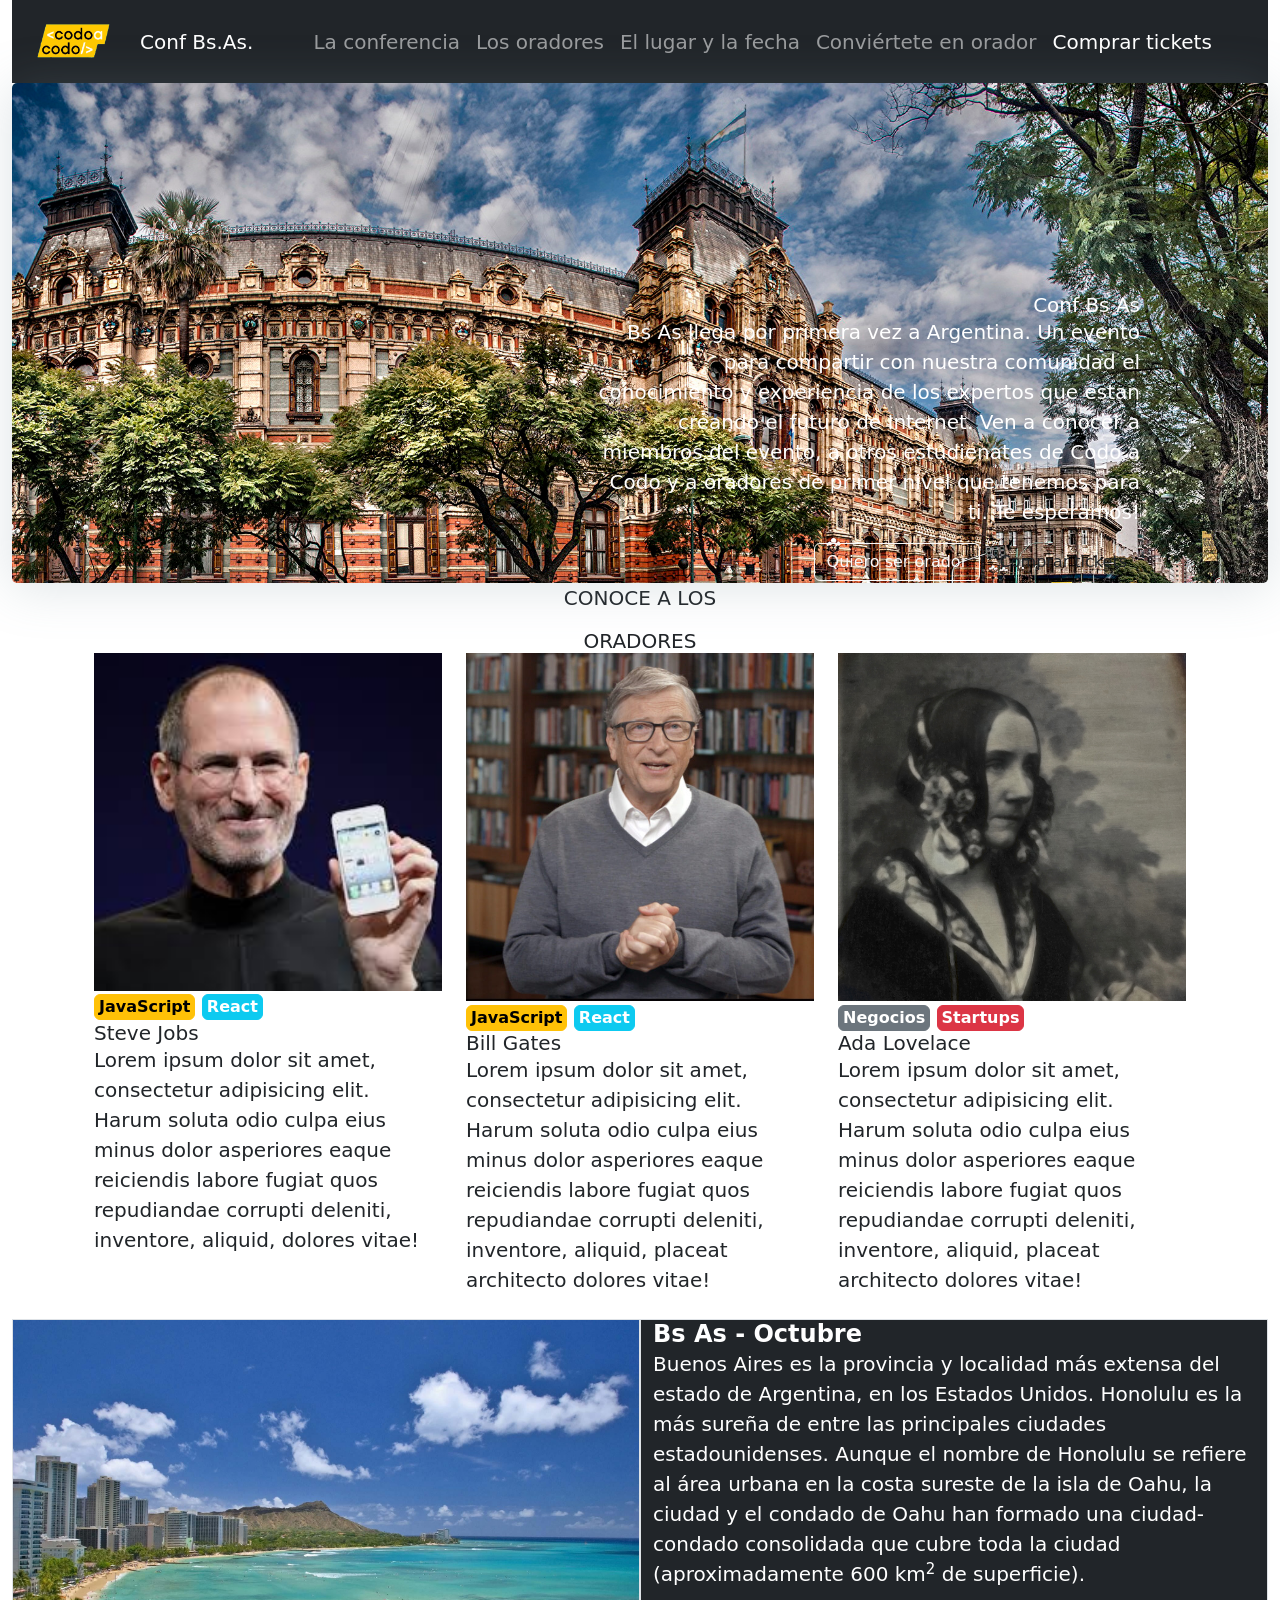
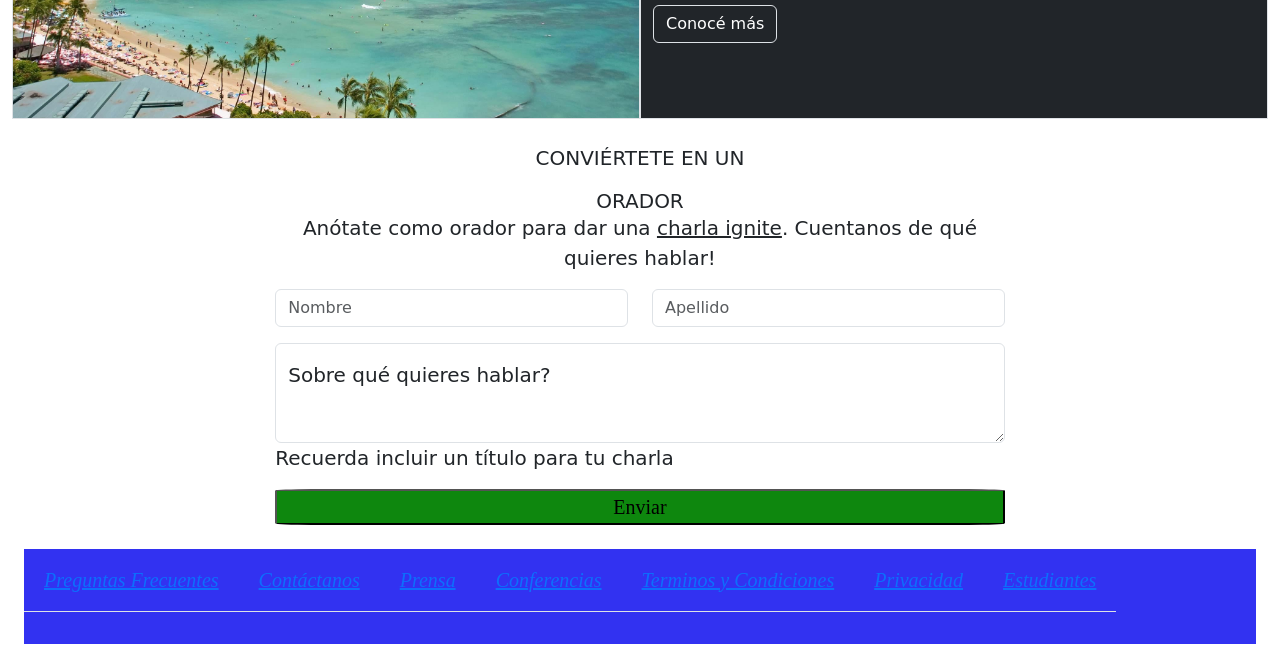
<file: index.html>
<!DOCTYPE html>
<html lang="en">

<head>
    <meta charset="UTF-8">
    <meta name="viewport" content="width=device-width, initial-scale=1.0">
    <title>Codo a Codo Final Front</title>
    <link href="https://cdn.jsdelivr.net/npm/bootstrap@5.3.2/dist/css/bootstrap.min.css" rel="stylesheet"
        integrity="sha384-T3c6CoIi6uLrA9TneNEoa7RxnatzjcDSCmG1MXxSR1GAsXEV/Dwwykc2MPK8M2HN" crossorigin="anonymous">
    <link rel="stylesheet" href="sytle.css">

</head>

<body>

    <body class="container-fluid">
        <nav class="navbar navbar-expand-lg navbar-dark bg-dark">
            <div class="container-fluid">
                <a class="navbar-brand" href="#"><img src="Imagenes/codoacodo.png" alt="" width="100px" /></a>
                <a class="navbar-brand" href="#">Conf Bs.As.</a>
                <button class="navbar-toggler" type="button" data-bs-toggle="collapse"
                    data-bs-target="#navbarNavAltMarkup" aria-controls="navbarNavAltMarkup" aria-expanded="false"
                    aria-label="Toggle navigation">
                    <span class="navbar-toggler-icon"></span>
                </button>
                <div class="collapse navbar-collapse justify-content-center" id="navbarNavAltMarkup">
                    <div class="navbar-nav">
                        
                        <a class="nav-link ">La conferencia</a>
                        <a class="nav-link ">Los oradores</a>
                        <a class="nav-link ">El lugar y la fecha</a>
                        <a class="nav-link ">Conviértete en orador</a>
                        <a class="nav-link active" href="tickets.html" target="_blank">Comprar tickets</a>
                                            
                </div>
            </div>
        </nav>

        <div id="carouselExampleAutoplaying" class="carousel slide" data-bs-ride="carousel">
            <div class="carousel-inner">
                <div class="carousel-item active">
                    <img src="Imagenes/ba1.jpg" class="d-block w-100" alt="Edificio Aguas Argentinas">
                    <div class="container-lg"></div>
                    <div class="bg-dark text-white text-end" id="imagen_texto">
                        <div class="container position-absolute top-50 translate-middle-y">
                            <h5 class="card-title">Conf Bs As</h5>
                            <div class="row">
                                <div class="col-6"></div>
                                <div class="col">
                                    <p>Bs As llega por primera vez a Argentina. Un evento para compartir con nuestra
                                        comunidad el conocimiento y experiencia de los expertos que estan creando el
                                        futuro de Internet. Ven a conocer a miembros del evento, a otros estudienates de
                                        Codo a Codo y a oradores de primer nivel que tenemos para ti. Te esperamos!</p>
                                </div>
                            </div>
                            <div class="d-grid gap-2 d-md-block">
                                <button type="button" class="btn btn-outline-light ">Quiero ser orador</button>
                                <a href=""><button type="button" class="btn btn-succes" id="comprar" href="">Comprar
                                        tickets</button></a>
                            </div>
                        </div>
                    </div>
                </div>
                <div class="carousel-item">
                    <img src="Imagenes/ba2.jpg" class="d-block w-100" alt="Don Diego">
                </div>
                <div class="carousel-item">
                    <img src="Imagenes/ba3.jpg" class="d-block w-100" alt="Vista aerea obelisco">

                </div>
            </div>



        </div>
        <button class="carousel-control-prev" type="button" data-bs-target="#carouselExampleAutoplaying"
            data-bs-slide="prev">
            <span class="carousel-control-prev-icon" aria-hidden="true"></span>
            <span class="visually-hidden">Previous</span>
        </button>
        <button class="carousel-control-next" type="button" data-bs-target="#carouselExampleAutoplaying"
            data-bs-slide="next">
            <span class="carousel-control-next-icon" aria-hidden="true"></span>
            <span class="visually-hidden">Next</span>
        </button>
        </div>
        <div class="container-md">
            <div class="card-body">
                <p class="card-text text-center">CONOCE A LOS</p>
                <h5 class="card-title text-center" id="oradores">ORADORES</h5>
                <div class="container">
                    <div class="row">

                        <div class="col">
                            <img src="Imagenes/steve.jpg" class="card-img-top" alt="steve jobs">
                            <div class="card-body">
                                <button type="button" class="btn btn-warning px-1 py-0 fw-bold">JavaScript</button>
                                <button type="button" class="btn btn-info text-white px-1 py-0 fw-bold">React</button>
                                <h5 class="card-title">Steve Jobs</h5>
                                <p class="card-text">Lorem ipsum dolor sit amet, consectetur adipisicing elit. Harum
                                    soluta odio culpa eius minus dolor asperiores eaque reiciendis labore fugiat quos
                                    repudiandae corrupti deleniti, inventore, aliquid, dolores vitae!
                                </p>
                            </div>
                        </div>

                        <div class="col">
                            <img src="Imagenes/bill.jpg" class="card-img-top" alt="bill gates">
                            <div class="card-body">
                                <button type="button" class="btn btn-warning px-1 py-0 fw-bold">JavaScript</button>
                                <button type="button" class="btn btn-info text-white px-1 py-0 fw-bold">React</button>
                                <h5 class="card-title">Bill Gates</h5>
                                <p class="card-text">Lorem ipsum dolor sit amet, consectetur adipisicing elit. Harum
                                    soluta odio culpa eius minus dolor asperiores eaque reiciendis labore fugiat quos
                                    repudiandae corrupti deleniti, inventore, aliquid, placeat architecto dolores vitae!
                                </p>
                            </div>
                        </div>

                        <div class="col">
                            <img src="Imagenes/ada.jpeg" class="card-img-top" alt="ada">
                            <div class="card-body">
                                <button type="button" class="btn btn-secondary px-1 py-0 fw-bold">Negocios</button>
                                <button type="button" class="btn btn-danger px-1 py-0 fw-bold">Startups</button>
                                <h5 class="card-title">Ada Lovelace</h5>
                                <p class="card-text">Lorem ipsum dolor sit amet, consectetur adipisicing elit. Harum
                                    soluta odio culpa eius minus dolor asperiores eaque reiciendis labore fugiat quos
                                    repudiandae corrupti deleniti, inventore, aliquid, placeat architecto dolores vitae!
                                </p>
                            </div>
                        </div>
                    </div>
                </div>
            </div>
        </div>
        <div class="container-fluid mt-4">
            <div class="row ">
                <img src="Imagenes/honolulu.jpg" class=" img-fluid col-sm-12 col-md-6 mx-0 px-0 border">
                <div class="col-sm-12 col-md-6 bg-dark border">
                    <div class="card-body text-white">
                        <h4 class=" fw-bold card-title ">Bs As - Octubre</h4>
                        <p class="card-text">Buenos Aires es la provincia y localidad más extensa del estado de
                            Argentina, en los Estados Unidos. Honolulu es la más sureña de entre las principales
                            ciudades estadounidenses. Aunque el nombre de Honolulu se refiere al área urbana en la costa
                            sureste de la isla de Oahu, la ciudad y el condado de Oahu han formado una ciudad-condado
                            consolidada que cubre toda la ciudad (aproximadamente 600 km<sup>2</sup> de superficie).</p>
                        <a href="#" class="btn text-white border">Conocé más</a>
                    </div>
                </div>
            </div>
        </div>


        <Form>
            <div class="container mt-4" style="width: 60%">
                <p class="card-text text-center">CONVIÉRTETE EN UN</p>
                <h5 class="card-title text-center">ORADOR</h5>
                <p class="card-text text-center">Anótate como orador para dar una <u class="subrayado">charla
                        ignite</u>. Cuentanos de qué quieres hablar!</p>

                <div class="row">
                    <div class="col">
                        <input type="text" class="form-control" placeholder="Nombre" aria-label="First name">
                    </div>
                    <div class="col">
                        <input type="text" class="form-control" placeholder="Apellido" aria-label="Last name">
                    </div>
                </div>
                <div class="form-floating mt-3">
                    <textarea class="form-control" placeholder="Leave a comment here" id="floatingTextarea2"
                        style="height: 100px"></textarea>
                    <label for="floatingTextarea2">Sobre qué quieres hablar?</label>
                    <p>Recuerda incluir un título para tu charla</p>
                </div>
                <div class="d-grid">
                    <button id="formButton">Enviar</button>
                </div>
            </div>
        </Form>
        <div class="container-fluid mt-2">
            <footer class="py-3 my-4">
                <ul class="nav justify-content-center border-bottom pb-3 mb-3">
                    <li class="nav-item"><a href="#" class="">Preguntas Frecuentes</a>
                    </li>
                    <li class="nav-item"><a href="#" class="">Contáctanos</a></li>
                    <li class="nav-item"><a href="#" class="">Prensa</a></li>
                    <li class="nav-item"><a href="#" class="">Conferencias</a></li>
                    <li class="nav-item"><a href="#" class="">Terminos y
                            Condiciones</a>
                    </li>
                    <li class="nav-item"><a href="#" class="">Privacidad</a></li>
                    <li class="nav-item"><a href="#" class="">Estudiantes</a></li>
                </ul>
            </footer>
        </div>

        <script src="https://cdn.jsdelivr.net/npm/bootstrap@5.3.2/dist/js/bootstrap.bundle.min.js"
            integrity="sha384-C6RzsynM9kWDrMNeT87bh95OGNyZPhcTNXj1NW7RuBCsyN/o0jlpcV8Qyq46cDfL"
            crossorigin="anonymous"></script>
    </body>

</html>
</file>
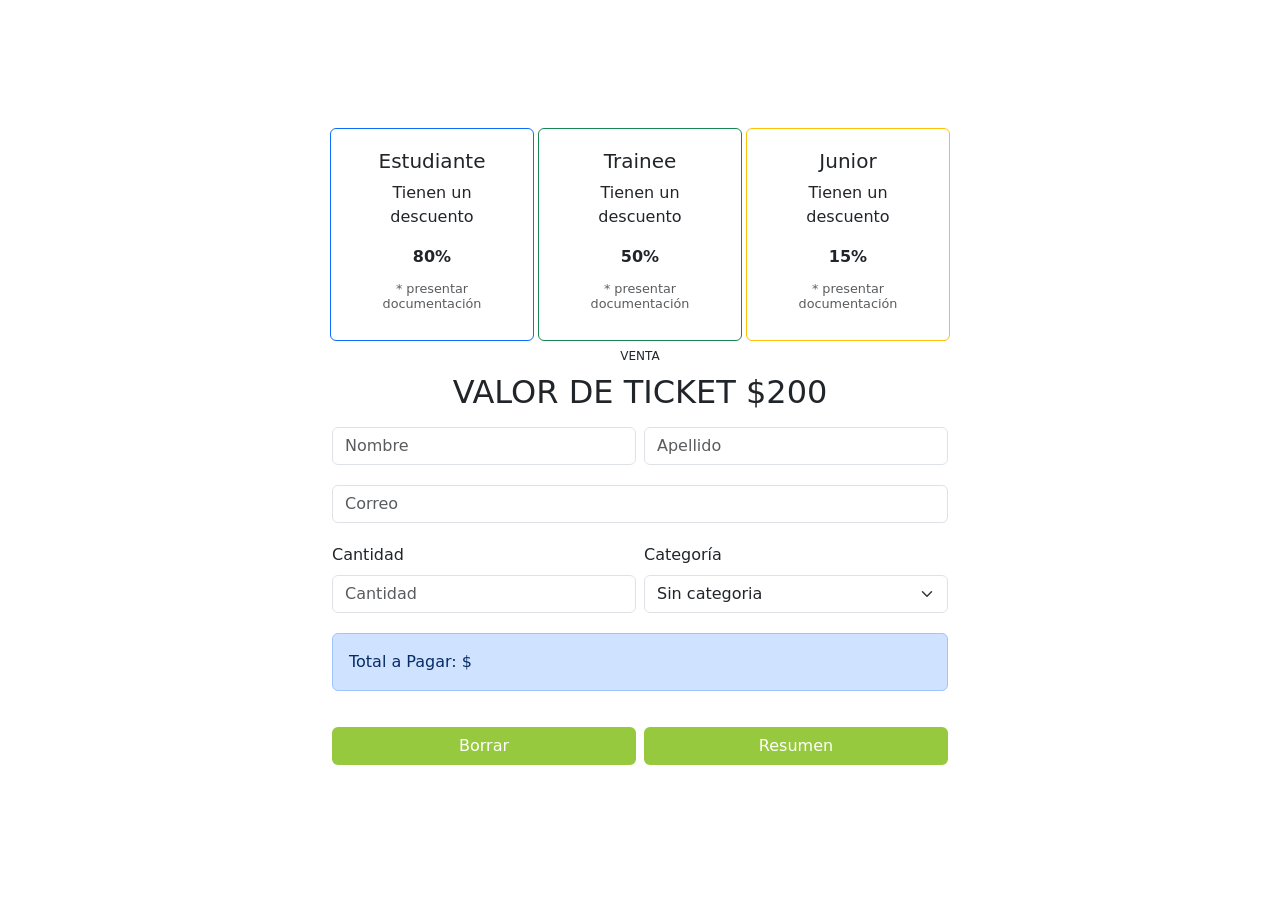
<file: tickets.html>
<!DOCTYPE html>
<html lang="en">

<head>
    <!-- Required meta tags -->
    <meta charset="UTF-8">
    <meta http-equiv="X-UA-Compatible" content="IE=edge">
    <meta name="viewport" content="width=device-width, initial-scale=1.0">
<!-- <link rel="stylesheet" href="style.css"> -->
    <!-- Bootstrap CSS -->
    <link href="https://cdn.jsdelivr.net/npm/bootstrap@5.1.3/dist/css/bootstrap.min.css" rel="stylesheet"
        integrity="sha384-1BmE4kWBq78iYhFldvKuhfTAU6auU8tT94WrHftjDbrCEXSU1oBoqyl2QvZ6jIW3" crossorigin="anonymous">

    <title>TP Integrador #1</title>
</head>

<body>
    <main>
        <!-- Cards -->
        <div class="container" style="padding-top: 8rem;">

            <div class="row justify-content-md-center g-1">
                <div class="col-3" style="width: 13rem;">
                    <div class="card border border-primary p-1">
                        <div class="card-body text-center">
                            <h5 class="card-title">Estudiante</h5>
                            <p class="card-text">Tienen un descuento</p>
                            <p class="card-text fw-bold">80%</p>
                            <h6 class="card-subtitle mb-2 text-muted" style="font-size: 0.8rem;">* presentar
                                documentación</h6>
                        </div>
                    </div>
                </div>
                <div class="col-3" style="width: 13rem;">
                    <div class="card border border-success p-1">
                        <div class="card-body text-center">
                            <h5 class="card-title">Trainee</h5>
                            <p class="card-text">Tienen un descuento</p>
                            <p class="card-text fw-bold">50%</p>
                            <h6 class="card-subtitle mb-2 text-muted" style="font-size: 0.8rem;">* presentar
                                documentación</h6>
                        </div>
                    </div>
                </div>
                <div class="col-3" style="width: 13rem;">
                    <div class="card border border-warning p-1">
                        <div class="card-body text-center">
                            <h5 class="card-title">Junior</h5>
                            <p class="card-text">Tienen un descuento</p>
                            <p class="card-text fw-bold">15%</p>
                            <h6 class="card-subtitle mb-2 text-muted" style="font-size: 0.8rem;">* presentar
                                documentación</h6>
                        </div>
                    </div>
                </div>
            </div>
        </div>

        <!-- Form -->
        <div class="container w-50 pt-2">
            <!-- Texto superior del formulario -->
            <div class="text-center">
                <p class="m-0"><sup>VENTA</sup>
                <h2>VALOR DE TICKET $200</h2>
                </p>
            </div>
            <!-- Formulario -->
            <form class="row g-1 gx-2 formulario" id="formulario">
                <div class="col-md-6 mb-3">
                    <input type="text" class="form-control" placeholder="Nombre">
                </div>
                <div class="col-md-6 mb-3">
                    <input type="text" class="form-control" placeholder="Apellido">
                </div>
                <div class="mb-3">
                    <input type="email" class="form-control" id="exampleFormControlInput1" placeholder="Correo">
                </div>
                <div class="col-md-6 mb-3">
                    <label for="cantidad" class="form-label">Cantidad</label>
                    <input type="text" class="form-control" id="cantidad" placeholder="Cantidad">
                </div>
                <div class="col-md-6 mb-3">
                    <label for="cantidad" class="form-label">Categoría</label>
                    <select id="categoria" class="form-select">
                        <option value="">Sin categoria</option>
                        <option value="estudiante">Estudiante</option>
                        <option value="trainee">Trainee</option>
                        <option value="junior">Junior</option>
                    </select>
                </div>
                <div class="mb-3">
                    <p class="alert alert-primary" id="totalAPagar">Total a Pagar: $</p>
                </div>

                <div class="d-grid gap-2 col-6 mx-auto">
                    <button class="btn text-white fs-6 btnBorrar" style="background-color: #96c93e;"
                        type=" button" id="borrar">Borrar</button>
                </div>
                <div class="d-grid gap-2 col-6 mx-auto">
                    <button class="btn text-white fs-6 btnResumen" style="background-color: #96c93e;"
                        type=" button" id="resumen">Resumen</button>
                </div>
            </form>
        </div>
    </main>
    <!-- <script src="https://cdn.jsdelivr.net/npm/bootstrap@5.1.3/dist/js/bootstrap.bundle.min.js"
        integrity="sha384-ka7Sk0Gln4gmtz2MlQnikT1wXgYsOg+OMhuP+IlRH9sENBO0LRn5q+8nbTov4+1p"
        crossorigin="anonymous"></script> -->
   <script src="scripts.js"></script>
</body>

</html>
</file>
<file: sytle.css>
.nav-item {

text-shadow: 0cap;
}


.navbar-brand{
    padding-top: 0.3125rem;
    padding-bottom: 0.3125rem;
    margin-right: 1rem;
    font-size: 1.25rem;
    text-decoration: none;
    white-space: nowrap;
    text-align: start;
    box-sizing: border-box;
}

footer {
background-color: rgb(50, 50, 241);
font-style:italic;
font-family: 'Courier New', Courier, monospace;
text-align-last: auto;
font-weight: 400;
font-size-adjust:initial;
color: white;
    display: flex;

}

.nav-item {
    box-sizing:content-box;
    padding-inline: 20px;
   font-family: fantasy;
   text-shadow: 3mm;
   margin-inline-start:initial;
   border-right: 6cap;
   text-shadow: rgb(49, 53, 53);
   text-anchor:middle ;
}

header{
    background-color: rgb(65, 61, 61);
    display: flex;
}

/* .col{
    font-size:large;
  color: white;
  margin-top: 1%;
  display: flexbox;
  margin-bottom: 15%;
} */

/* form {
margin-bottom: auto;
} */
/* .form-control{
    font-style: oblique;
} */
 #formButton {

    font-weight: 200;
    font-family: Georgia, 'Times New Roman', Times, serif;
    border-radius: 5%;
    background-size: contain;
    background-color: rgb(14, 135, 14);
    text-decoration: dotted;
    box-shadow: inset;
}


 .carousel-inner {
    box-shadow: 0px 4px 50px rgba(120, 143, 156, 0.25);
    display: block;
    border-radius: 5px;
    max-width: 100%;
    max-height: 500px;
   }
 .carousel-item.carrusel{
    position: absolute;
    margin-top: auto;
    display: inline-block;
    margin: 25% 25% 25% 25%;
  }

   /* #imagen_texto{
    font-size: medium;
    color: white;
    font-weight: 200;
    font-family:Verdana, Geneva, Tahoma, sans-serif;
    padding-top: 10%;
   } */



body {
  font-size: 16px;
}

@media (max-width: 576px) {
  body {
    font-size: 11px;
  }
}

@media (min-width: 577px) and (max-width: 768px) {
  body {
    font-size: 15px;
  }
}

@media (min-width: 769px) {
  body {
    font-size: 20px;
  }
}
</file>
<file: style.css>
.nav-item {
text-shadow: 0cap;
}

.navbar-brand{
    padding-top: 0.3125rem;
    padding-bottom: 0.3125rem;
    margin-right: 1rem;
    font-size: 1.25rem;
    text-decoration: none;
    white-space: nowrap;
    text-align: start;
    box-sizing: border-box;
    
}



footer {
background-color: rgb(50, 50, 241);
font-style:italic;
font-family: 'Courier New', Courier, monospace;
text-align-last: auto;
font-weight: 400;
font-size-adjust:initial;
color: white;

}

.nav-item {
    box-sizing:content-box;
    padding-inline: 20px;
   font-family: fantasy;
 
   text-shadow: 3mm;
   margin-inline-start:initial;
   
   border-right: 6cap;
   text-shadow: rgb(49, 53, 53);
   text-anchor:middle ;
}

header{

    background-color: rgb(65, 61, 61);
    display: flex;
}

form {
background-color:rgb(177, 228, 241) ;
}
.form-control{
    font-style: oblique;
}
formButton {
    font-weight: 200;
    border-radius: 15%;
    border-bottom: thick;
    background-size: contain;
    background-color: green;
    text-decoration: dotted;
}

/* class="carousel-inner" {

    
} */
</file>
